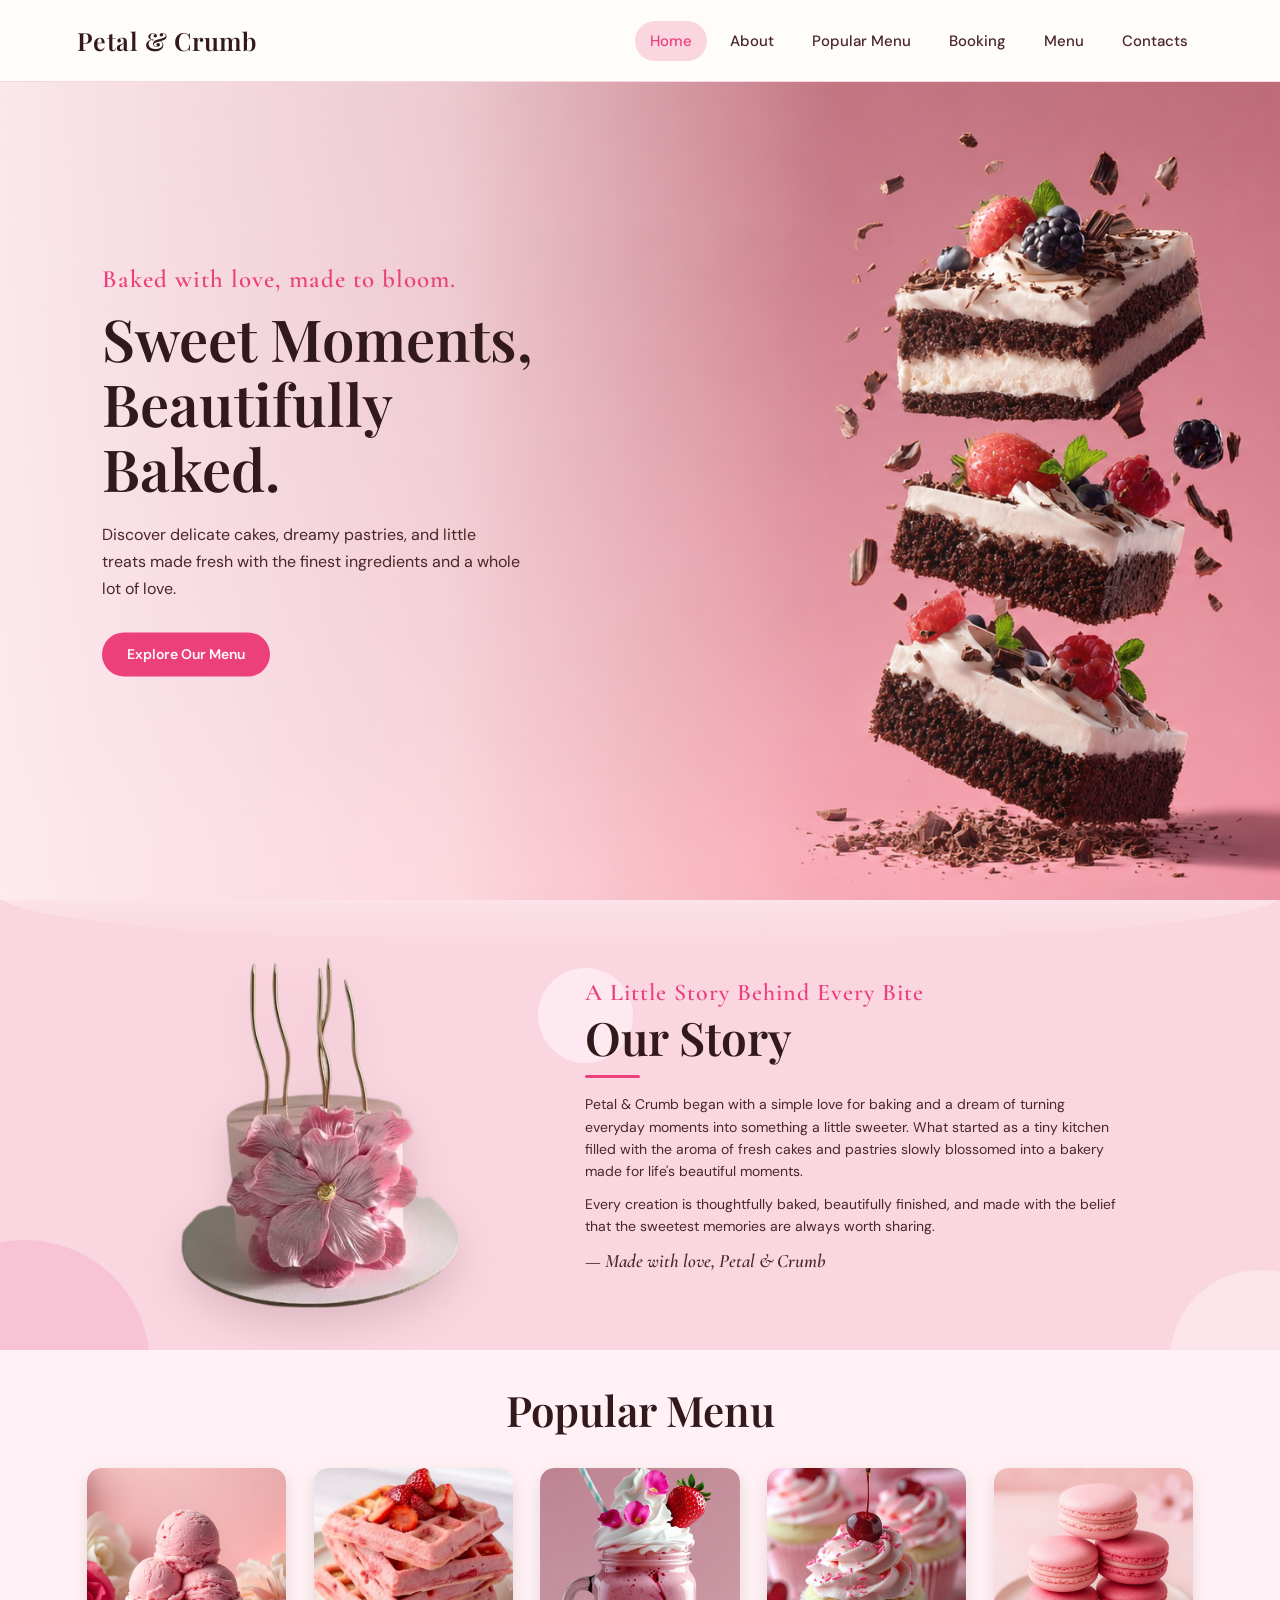
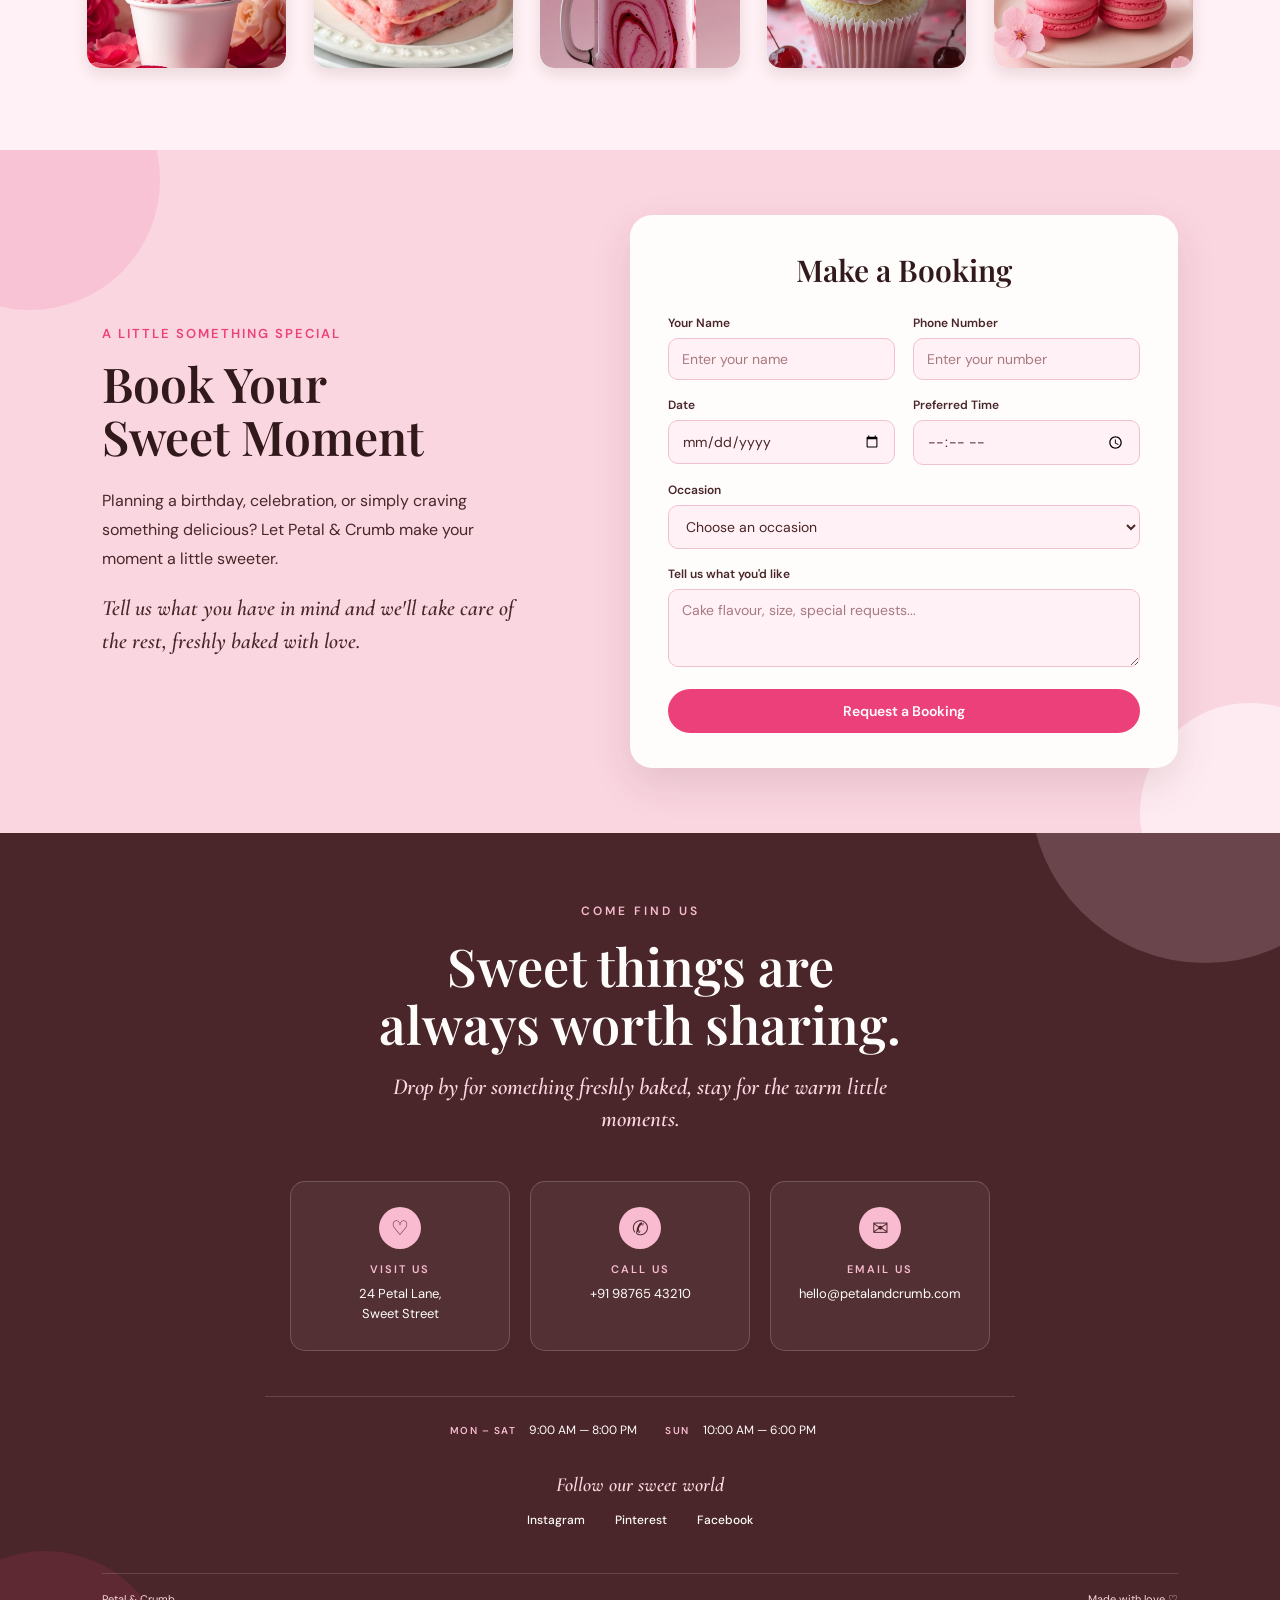
<file: index.html>
<!DOCTYPE html>
<html lang="en">

<head>
    <meta charset="UTF-8">
    <meta name="viewport" content="width=device-width, initial-scale=1.0">
    <title>Bakery</title>
    <link rel="stylesheet" href="bakery.css">
</head>

<body>
    <div id="navbar">
        <div id="icon">

            <a href="#">Petal & Crumb</a>
        </div>
        <div id="nav">

            <a href="#">Home</a>
            <a href="#">About</a>
            <a href="#">Popular Menu</a>
            <a href="#">Booking</a>
            <a href="#">Menu</a>
            <a href="#">Contacts</a>
        </div>
    </div>
    <div id="first-page">
        <div id="hero-content">
            <p class="hero-tagline">Baked with love, made to bloom.</p>

            <h1>Sweet Moments,<br>Beautifully Baked.</h1>

            <p class="hero-description">
                Discover delicate cakes, dreamy pastries, and little treats
                made fresh with the finest ingredients and a whole lot of love.
            </p>

            <a href="#" class="hero-button">Explore Our Menu</a>
        </div>
        <img id="main-photo" src="images/main.png" alt="Description">
    </div>

<div id="second-page">

    <!-- Decorative background elements -->
    <div class="about-circle circle-one"></div>
    <div class="about-circle circle-two"></div>

    <!-- Cake / Image -->
    <div id="about-image">
        <img
            id="sec-page"
            src="images/sec.png"
            alt="Petal & Crumb signature dessert"
        >
    </div>

    <!-- About Content -->
    <div id="about-content">

        <p class="about-tagline">
            A Little Story Behind Every Bite
        </p>

        <h2>
            Our Story
        </h2>

        <div class="story-line"></div>

        <p class="about-text">
            Petal & Crumb began with a simple love for baking and a dream
            of turning everyday moments into something a little sweeter.
            What started as a tiny kitchen filled with the aroma of fresh
            cakes and pastries slowly blossomed into a bakery made for
            life's beautiful moments.
        </p>

        <p class="about-text">
            Every creation is thoughtfully baked, beautifully finished,
            and made with the belief that the sweetest memories are
            always worth sharing.
        </p>

        <p class="story-signature">
            — Made with love, Petal & Crumb
        </p>

    </div>

</div>


<div id="third-page">

    <h2>Popular Menu</h2>

    <div class="menu-container">

        <div class="menu-item">
            <img src="images/m1.jpeg" alt="Strawberry Smoothie">
        </div>

        <div class="menu-item">
            <img src="images/m2.jpeg" alt="Cupcake">
        </div>

        <div class="menu-item">
            <img src="images/m3.jpeg" alt="Macaron">
        </div>

        <div class="menu-item">
            <img src="images/m4.jpeg" alt="Bakery Item">
        </div>

        <div class="menu-item">
            <img src="images/m5.jpeg" alt="Cake">
        </div>

    </div>

</div>

<div id="booking-page">

    <div class="booking-content">

        <div class="booking-text">

            <p class="booking-label">A LITTLE SOMETHING SPECIAL</p>

            <h2>Book Your<br>Sweet Moment</h2>

            <p class="booking-description">
                Planning a birthday, celebration, or simply craving
                something delicious? Let Petal & Crumb make your
                moment a little sweeter.
            </p>

            <p class="booking-note">
                Tell us what you have in mind and we'll take care
                of the rest, freshly baked with love.
            </p>

        </div>


        <div class="booking-form">

            <h3>Make a Booking</h3>

            <form>

                <div class="form-row">

                    <div class="form-group">

                        <label for="name">Your Name</label>

                        <input
                            type="text"
                            id="name"
                            placeholder="Enter your name"
                        >

                    </div>


                    <div class="form-group">

                        <label for="phone">Phone Number</label>

                        <input
                            type="tel"
                            id="phone"
                            placeholder="Enter your number"
                        >

                    </div>

                </div>


                <div class="form-row">

                    <div class="form-group">

                        <label for="date">Date</label>

                        <input
                            type="date"
                            id="date"
                        >

                    </div>


                    <div class="form-group">

                        <label for="time">Preferred Time</label>

                        <input
                            type="time"
                            id="time"
                        >

                    </div>

                </div>


                <div class="form-group">

                    <label for="occasion">Occasion</label>

                    <select id="occasion">

                        <option value="">Choose an occasion</option>

                        <option>Birthday</option>

                        <option>Anniversary</option>

                        <option>Wedding</option>

                        <option>Party</option>

                        <option>Just Because</option>

                        <option>Other</option>

                    </select>

                </div>


                <div class="form-group">

                    <label for="message">Tell us what you'd like</label>

                    <textarea
                        id="message"
                        rows="3"
                        placeholder="Cake flavour, size, special requests..."
                    ></textarea>

                </div>


                <button type="submit" id="booking-button">
                    Request a Booking
                </button>

            </form>

        </div>

    </div>

</div>



<div id="contact-page">

    <div class="contact-main">

        <p class="contact-small-title">
            COME FIND US
        </p>

        <h2>
            Sweet things are<br>
            always worth sharing.
        </h2>

        <p class="contact-description">
            Drop by for something freshly baked,
            stay for the warm little moments.
        </p>


        <!-- CONTACT DETAILS -->

        <div class="contact-details">


            <div class="contact-box">

                <div class="contact-icon">
                    ♡
                </div>

                <p class="contact-box-title">
                    VISIT US
                </p>

                <p class="contact-box-text">
                    24 Petal Lane,<br>
                    Sweet Street
                </p>

            </div>


            <div class="contact-box">

                <div class="contact-icon">
                    ✆
                </div>

                <p class="contact-box-title">
                    CALL US
                </p>

                <p class="contact-box-text">
                    +91 98765 43210
                </p>

            </div>


            <div class="contact-box">

                <div class="contact-icon">
                    ✉
                </div>

                <p class="contact-box-title">
                    EMAIL US
                </p>

                <p class="contact-box-text">
                    hello@petalandcrumb.com
                </p>

            </div>

        </div>



        <div class="contact-hours">

            <span>
                MON – SAT
            </span>

            <p>
                9:00 AM — 8:00 PM
            </p>

            <span>
                SUN
            </span>

            <p>
                10:00 AM — 6:00 PM
            </p>

        </div>



        <div class="contact-social">

            <p>
                Follow our sweet world
            </p>

            <div>

                <a href="#">Instagram</a>

                <a href="#">Pinterest</a>

                <a href="#">Facebook</a>

            </div>

        </div>

    </div>



    <div class="contact-footer">

        <span>
            Petal & Crumb
        </span>

        <span>
            Made with love ♡
        </span>

    </div>

</div>
</body>

</html>
</file>
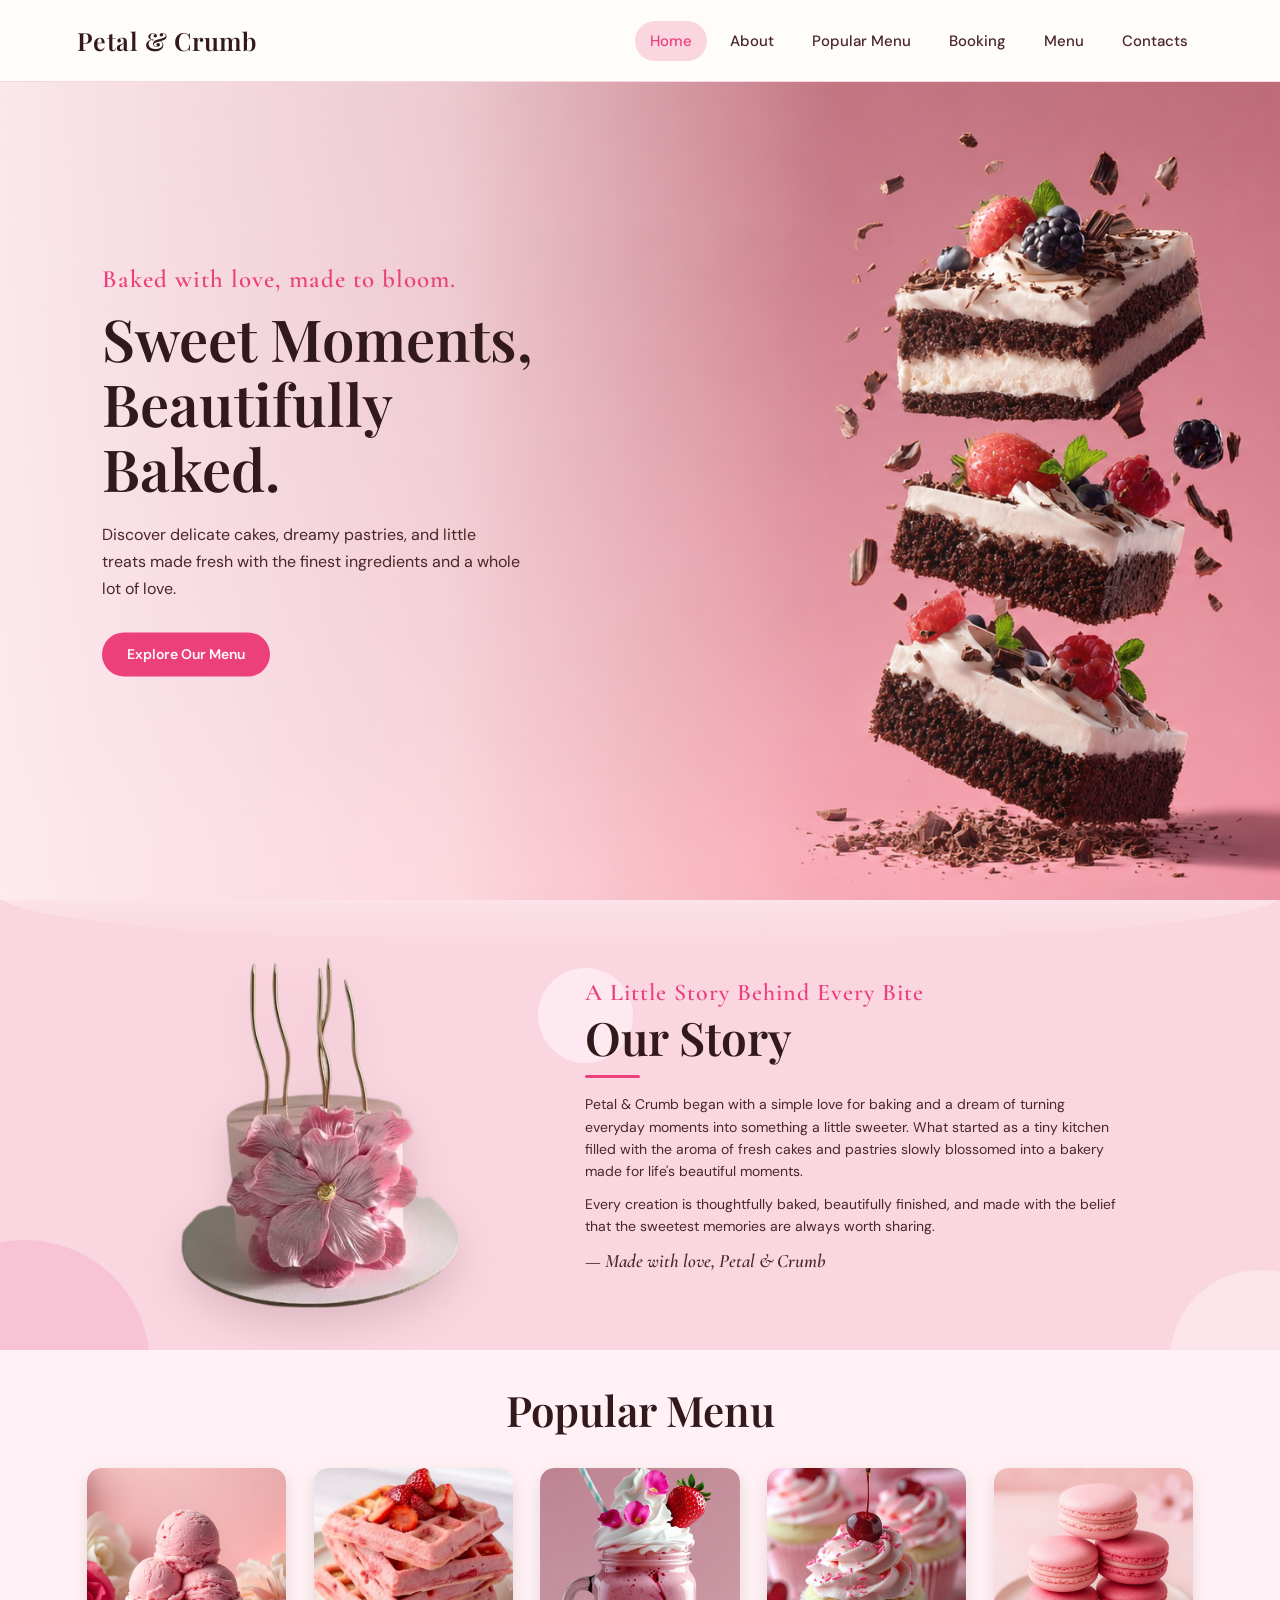
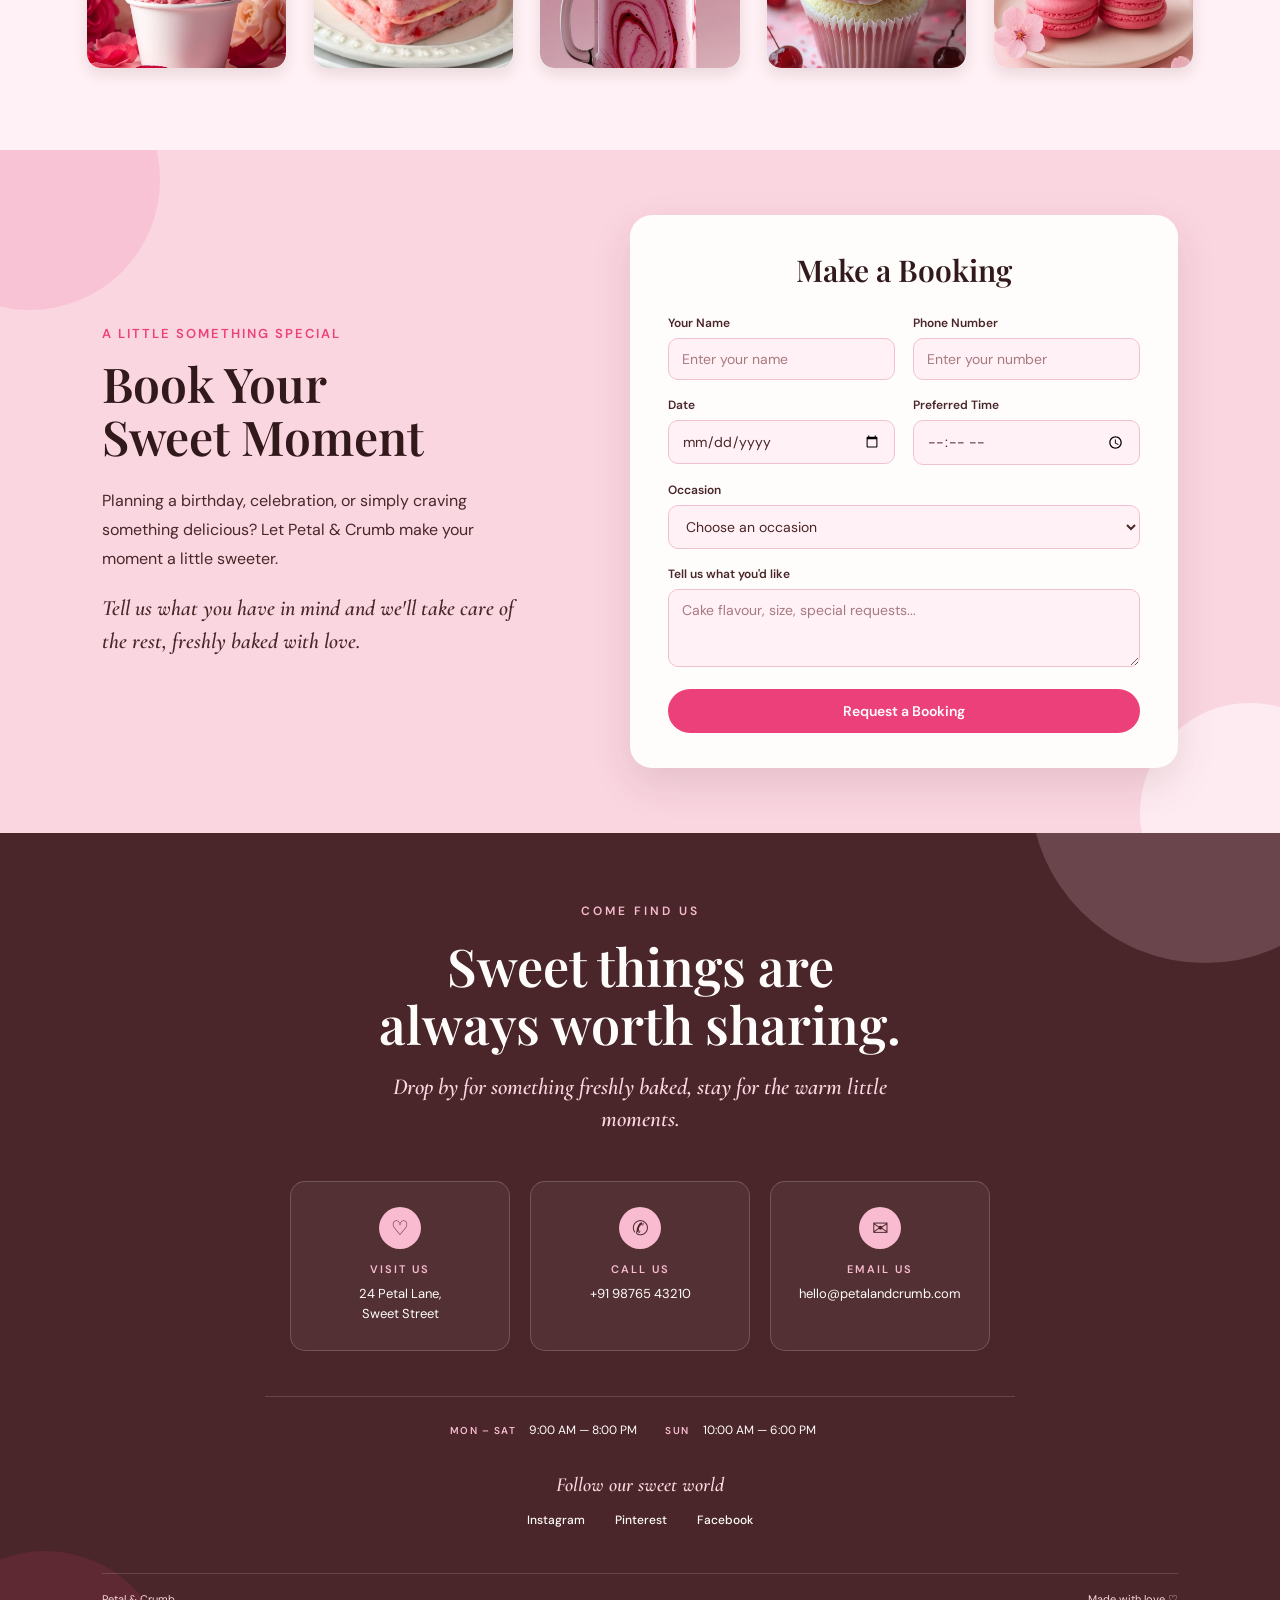
<file: bakery.html>
<!DOCTYPE html>
<html lang="en">

<head>
    <meta charset="UTF-8">
    <meta name="viewport" content="width=device-width, initial-scale=1.0">
    <title>Bakery</title>
    <link rel="stylesheet" href="bakery.css">
</head>

<body>
    <div id="navbar">
        <div id="icon">

            <a href="#">Petal & Crumb</a>
        </div>
        <div id="nav">

            <a href="#">Home</a>
            <a href="#">About</a>
            <a href="#">Popular Menu</a>
            <a href="#">Booking</a>
            <a href="#">Menu</a>
            <a href="#">Contacts</a>
        </div>
    </div>
    <div id="first-page">
        <div id="hero-content">
            <p class="hero-tagline">Baked with love, made to bloom.</p>

            <h1>Sweet Moments,<br>Beautifully Baked.</h1>

            <p class="hero-description">
                Discover delicate cakes, dreamy pastries, and little treats
                made fresh with the finest ingredients and a whole lot of love.
            </p>

            <a href="#" class="hero-button">Explore Our Menu</a>
        </div>
        <img id="main-photo" src="images/main.png" alt="Description">
    </div>

<div id="second-page">

    <!-- Decorative background elements -->
    <div class="about-circle circle-one"></div>
    <div class="about-circle circle-two"></div>

    <!-- Cake / Image -->
    <div id="about-image">
        <img
            id="sec-page"
            src="images/sec.png"
            alt="Petal & Crumb signature dessert"
        >
    </div>

    <!-- About Content -->
    <div id="about-content">

        <p class="about-tagline">
            A Little Story Behind Every Bite
        </p>

        <h2>
            Our Story
        </h2>

        <div class="story-line"></div>

        <p class="about-text">
            Petal & Crumb began with a simple love for baking and a dream
            of turning everyday moments into something a little sweeter.
            What started as a tiny kitchen filled with the aroma of fresh
            cakes and pastries slowly blossomed into a bakery made for
            life's beautiful moments.
        </p>

        <p class="about-text">
            Every creation is thoughtfully baked, beautifully finished,
            and made with the belief that the sweetest memories are
            always worth sharing.
        </p>

        <p class="story-signature">
            — Made with love, Petal & Crumb
        </p>

    </div>

</div>


<div id="third-page">

    <h2>Popular Menu</h2>

    <div class="menu-container">

        <div class="menu-item">
            <img src="images/m1.jpeg" alt="Strawberry Smoothie">
        </div>

        <div class="menu-item">
            <img src="images/m2.jpeg" alt="Cupcake">
        </div>

        <div class="menu-item">
            <img src="images/m3.jpeg" alt="Macaron">
        </div>

        <div class="menu-item">
            <img src="images/m4.jpeg" alt="Bakery Item">
        </div>

        <div class="menu-item">
            <img src="images/m5.jpeg" alt="Cake">
        </div>

    </div>

</div>

<div id="booking-page">

    <div class="booking-content">

        <div class="booking-text">

            <p class="booking-label">A LITTLE SOMETHING SPECIAL</p>

            <h2>Book Your<br>Sweet Moment</h2>

            <p class="booking-description">
                Planning a birthday, celebration, or simply craving
                something delicious? Let Petal & Crumb make your
                moment a little sweeter.
            </p>

            <p class="booking-note">
                Tell us what you have in mind and we'll take care
                of the rest, freshly baked with love.
            </p>

        </div>


        <div class="booking-form">

            <h3>Make a Booking</h3>

            <form>

                <div class="form-row">

                    <div class="form-group">

                        <label for="name">Your Name</label>

                        <input
                            type="text"
                            id="name"
                            placeholder="Enter your name"
                        >

                    </div>


                    <div class="form-group">

                        <label for="phone">Phone Number</label>

                        <input
                            type="tel"
                            id="phone"
                            placeholder="Enter your number"
                        >

                    </div>

                </div>


                <div class="form-row">

                    <div class="form-group">

                        <label for="date">Date</label>

                        <input
                            type="date"
                            id="date"
                        >

                    </div>


                    <div class="form-group">

                        <label for="time">Preferred Time</label>

                        <input
                            type="time"
                            id="time"
                        >

                    </div>

                </div>


                <div class="form-group">

                    <label for="occasion">Occasion</label>

                    <select id="occasion">

                        <option value="">Choose an occasion</option>

                        <option>Birthday</option>

                        <option>Anniversary</option>

                        <option>Wedding</option>

                        <option>Party</option>

                        <option>Just Because</option>

                        <option>Other</option>

                    </select>

                </div>


                <div class="form-group">

                    <label for="message">Tell us what you'd like</label>

                    <textarea
                        id="message"
                        rows="3"
                        placeholder="Cake flavour, size, special requests..."
                    ></textarea>

                </div>


                <button type="submit" id="booking-button">
                    Request a Booking
                </button>

            </form>

        </div>

    </div>

</div>



<div id="contact-page">

    <div class="contact-main">

        <p class="contact-small-title">
            COME FIND US
        </p>

        <h2>
            Sweet things are<br>
            always worth sharing.
        </h2>

        <p class="contact-description">
            Drop by for something freshly baked,
            stay for the warm little moments.
        </p>


        <!-- CONTACT DETAILS -->

        <div class="contact-details">


            <div class="contact-box">

                <div class="contact-icon">
                    ♡
                </div>

                <p class="contact-box-title">
                    VISIT US
                </p>

                <p class="contact-box-text">
                    24 Petal Lane,<br>
                    Sweet Street
                </p>

            </div>


            <div class="contact-box">

                <div class="contact-icon">
                    ✆
                </div>

                <p class="contact-box-title">
                    CALL US
                </p>

                <p class="contact-box-text">
                    +91 98765 43210
                </p>

            </div>


            <div class="contact-box">

                <div class="contact-icon">
                    ✉
                </div>

                <p class="contact-box-title">
                    EMAIL US
                </p>

                <p class="contact-box-text">
                    hello@petalandcrumb.com
                </p>

            </div>

        </div>



        <div class="contact-hours">

            <span>
                MON – SAT
            </span>

            <p>
                9:00 AM — 8:00 PM
            </p>

            <span>
                SUN
            </span>

            <p>
                10:00 AM — 6:00 PM
            </p>

        </div>



        <div class="contact-social">

            <p>
                Follow our sweet world
            </p>

            <div>

                <a href="#">Instagram</a>

                <a href="#">Pinterest</a>

                <a href="#">Facebook</a>

            </div>

        </div>

    </div>



    <div class="contact-footer">

        <span>
            Petal & Crumb
        </span>

        <span>
            Made with love ♡
        </span>

    </div>

</div>
</body>

</html>
</file>
<file: bakery.css>
@import url('https://fonts.googleapis.com/css2?family=Cormorant+Garamond:wght@600&family=DM+Sans:wght@400;500;600&family=Playfair+Display:wght@600&display=swap');


/* =========================
   GLOBAL
========================= */

* {
    margin: 0;
    padding: 0;
    box-sizing: border-box;
}

body {
    background-color: #FFF1F5;
    color: #4A2529;
    font-family: "DM Sans", sans-serif;
}


/* =========================
   NAVBAR
========================= */

#navbar {
    width: 100%;
    height: 82px;

    display: flex;
    align-items: center;
    justify-content: space-between;

    padding: 0 6%;

    background-color: #FFFDFB;

    border-bottom: 1px solid #FAD6E0;

    position: fixed;
    top: 0;
    left: 0;

    z-index: 1000;
}


/* =========================
   LOGO
========================= */

#icon {
    display: flex;
    align-items: center;
}

#icon a {
    text-decoration: none;

    font-family: "Playfair Display", serif;
    font-size: 25px;
    font-weight: 600;

    color: #32191C;

    letter-spacing: 0.5px;
}


/* =========================
   NAVIGATION
========================= */

#nav {
    display: flex;
    align-items: center;
    gap: 8px;

    font-family: "DM Sans", sans-serif;
    font-size: 15px;
    font-weight: 500;
}

#nav a {
    text-decoration: none;

    color: #4A2529;

    padding: 10px 15px;

    border-radius: 25px;

    transition: all 0.3s ease;
}


/* Hover effect */

#nav a:hover {
    color: #EC407A;
    background-color: #FAD6E0;
}


/* Active Home button */

#nav a:first-child {
    color: #EC407A;
    background-color: #FAD6E0;
}


/* =========================
   FIRST PAGE
========================= */

#first-page {
    width: 100%;
    min-height: 100vh;

    padding-top: 82px;

    background-color: #FFF1F5;

    display: flex;
    align-items: center;
    justify-content: center;

    overflow: hidden;
}


/* =========================
   MAIN IMAGE
========================= */

#main-photo {
    width: 100%;
    height: calc(100vh - 82px);

    object-fit: cover;
    object-position: center;

    display: block;
}


/* =========================
   TABLET
========================= */

@media (max-width: 900px) {

    #navbar {
        padding: 0 4%;
    }

    #icon a {
        font-size: 21px;
    }

    #nav {
        gap: 2px;
    }

    #nav a {
        padding: 8px 9px;
        font-size: 13px;
    }
}


/* =========================
   MOBILE
========================= */

@media (max-width: 650px) {

    #navbar {
        height: 50px;
    }

    #icon a {
        font-size: 18px;
    }

    #nav {
        gap: 0;
    }

    #nav a {
        padding: 7px 5px;
        font-size: 11px;
    }

    #first-page {
        padding-top: 70px;
    }

    #main-photo {
        height: calc(100vh - 70px);
    }
}

/* =========================
   HERO CONTENT
========================= */

#first-page {
    position: relative;
}


/* Soft overlay so the text is readable */

#first-page::after {
    content: "";
    position: absolute;
    inset: 82px 0 0 0;

    background: linear-gradient(
        to right,
        rgba(255, 241, 245, 0.92) 0%,
        rgba(255, 241, 245, 0.70) 35%,
        rgba(255, 241, 245, 0.10) 65%,
        rgba(255, 241, 245, 0) 100%
    );

    pointer-events: none;
}


/* Text container */

#hero-content {
    position: absolute;

    left: 8%;
    top: 50%;

    transform: translateY(-45%);

    width: 480px;

    z-index: 2;
}


/* Small tagline */

.hero-tagline {
    font-family: "Cormorant Garamond", serif;

    font-size: 25px;
    font-weight: 600;

    color: #EC407A;

    margin-bottom: 12px;

    letter-spacing: 1px;
}


/* Main heading */

#hero-content h1 {
    font-family: "Playfair Display", serif;

    font-size: 58px;
    line-height: 1.12;

    font-weight: 600;

    color: #32191C;

    margin-bottom: 20px;
}


/* Description */

.hero-description {
    font-family: "DM Sans", sans-serif;

    font-size: 16px;
    line-height: 1.7;

    font-weight: 400;

    color: #4A2529;

    width: 420px;

    margin-bottom: 30px;
}


/* Button */

.hero-button {
    display: inline-block;

    padding: 13px 25px;

    background-color: #EC407A;
    color: #FFFDFB;

    text-decoration: none;

    border-radius: 30px;

    font-family: "DM Sans", sans-serif;
    font-size: 14px;
    font-weight: 600;

    transition: all 0.3s ease;
}


.hero-button:hover {
    background-color: #4A2529;

    transform: translateY(-2px);

    box-shadow: 0 8px 20px rgba(74, 37, 41, 0.15);
}


/* =========================
   RESPONSIVE
========================= */

@media (max-width: 900px) {

    #hero-content {
        left: 6%;
        width: 420px;
    }

    #hero-content h1 {
        font-size: 48px;
    }

    .hero-description {
        width: 380px;
    }
}


@media (max-width: 650px) {

    #hero-content {
        left: 8%;
        width: 80%;
    }

    #hero-content h1 {
        font-size: 40px;
    }

    .hero-description {
        width: 100%;
        font-size: 14px;
    }

    .hero-tagline {
        font-size: 21px;
    }
}

/* =========================================
   SECOND PAGE — OUR STORY
========================================= */

#second-page {
    width: 100%;
    height: 50vh;
    min-height: 450px;

    position: relative;

    display: flex;
    align-items: center;

    padding: 35px 8%;

    background-color: #FAD6E0;

    overflow: hidden;
}


/* =========================================
   SOFT TRANSITION FROM HERO TO ABOUT
========================================= */

#second-page::before {
    content: "";

    position: absolute;

    top: -55px;
    left: 0;

    width: 100%;
    height: 100px;

    background: linear-gradient(
        to bottom,
        #FFF1F5 0%,
        #FAD6E0 100%
    );

    border-radius: 0 0 50% 50%;

    z-index: 1;
}


/* Soft cream highlight */

#second-page::after {
    content: "";

    position: absolute;

    width: 180px;
    height: 180px;

    background-color: #FFF1F5;

    border-radius: 50%;

    right: -70px;
    bottom: -100px;

    opacity: 0.55;

    z-index: 0;
}


/* =========================================
   DECORATIVE CIRCLES
========================================= */

.about-circle {
    position: absolute;

    border-radius: 50%;

    z-index: 0;

    pointer-events: none;
}


/* Large soft circle */

.circle-one {
    width: 250px;
    height: 250px;

    background-color: #F8BBD0;

    left: -100px;
    bottom: -140px;

    opacity: 0.65;
}


/* Small cream circle */

.circle-two {
    width: 95px;
    height: 95px;

    background-color: #FFF1F5;

    left: 42%;
    top: 15%;

    opacity: 0.7;
}


/* =========================================
   ABOUT IMAGE / CAKE
========================================= */

#about-image {
    width: 43%;
    height: 100%;

    display: flex;
    align-items: center;
    justify-content: center;

    position: relative;

    z-index: 3;
}


/* Cake itself */
#sec-page {
    width: 100%;

    max-width: 530px;
    max-height: 500px;

    height: auto;

    object-fit: contain;

    display: block;

    filter: drop-shadow(
        0 18px 20px rgba(74, 37, 41, 0.16)
    );

    transition: transform 0.4s ease;
}

/* Slight movement on hover */

#sec-page:hover {
    transform: translateY(-7px) rotate(-1deg);
}


/* =========================================
   ABOUT CONTENT
========================================= */

#about-content {
    width: 52%;

    position: relative;

    z-index: 3;

    padding-left: 20px;
}


/* =========================================
   SMALL TAGLINE
========================================= */

.about-tagline {
    margin-bottom: 5px;

    font-family: "Cormorant Garamond", serif;

    font-size: 24px;

    font-weight: 600;

    letter-spacing: 1px;

    color: #EC407A;
}


/* =========================================
   OUR STORY HEADING
========================================= */

#about-content h2 {
    margin: 0;

    font-family: "Playfair Display", serif;

    font-size: 46px;

    line-height: 1.1;

    font-weight: 600;

    color: #32191C;
}


/* =========================================
   SMALL DECORATIVE LINE
========================================= */

.story-line {
    width: 55px;
    height: 3px;

    margin: 13px 0 15px;

    background-color: #EC407A;

    border-radius: 10px;
}


/* =========================================
   STORY TEXT
========================================= */

.about-text {
    max-width: 570px;

    margin-bottom: 10px;

    font-family: "DM Sans", sans-serif;

    font-size: 14px;

    line-height: 1.6;

    font-weight: 400;

    color: #4A2529;
}


/* =========================================
   SIGNATURE
========================================= */

.story-signature {
    margin-top: 12px;

    font-family: "Cormorant Garamond", serif;

    font-size: 19px;

    font-weight: 600;

    font-style: italic;

    color: #4A2529;
}


/* =========================================
   TABLET
========================================= */

@media (max-width: 900px) {

    #second-page {
        padding: 35px 6%;
    }

    #about-image {
        width: 42%;
    }

    #sec-page {
        max-width: 300px;
    }

    #about-content {
        width: 55%;
        padding-left: 10px;
    }

    #about-content h2 {
        font-size: 40px;
    }

    .about-tagline {
        font-size: 21px;
    }

    .about-text {
        font-size: 13px;
    }
}


/* =========================================
   MOBILE
========================================= */

@media (max-width: 650px) {

    #second-page {
        height: auto;

        min-height: 700px;

        flex-direction: column;

        justify-content: center;

        padding: 70px 8% 45px;
    }


    #about-image {
        width: 100%;

        height: 270px;

        order: 1;

        margin-bottom: 10px;
    }


    #sec-page {
        max-width: 280px;

        max-height: 260px;
    }


    #about-content {
        width: 100%;

        padding-left: 0;

        order: 2;
    }


    #about-content h2 {
        font-size: 38px;
    }


    .about-tagline {
        font-size: 21px;
    }


    .about-text {
        max-width: 100%;

        font-size: 14px;
    }


    .circle-two {
        left: auto;

        right: 10%;

        top: 30%;
    }
}
/* =========================================
   THIRD PAGE — POPULAR MENU
========================================= */

#third-page {

    width: 100%;

    height: 42vh;
    min-height: 400px;

    background-color: #FFF1F5;

    padding: 32px 6% 35px;

    overflow: hidden;
}


/* =========================================
   HEADING
========================================= */

#third-page h2 {

    text-align: center;

    font-family: "Playfair Display", serif;

    font-size: 42px;

    font-weight: 600;

    color: #32191C;

    margin: 0 0 30px 0;
}


/* =========================================
   IMAGE CONTAINER
========================================= */

.menu-container {

    width: 100%;

    display: flex;

    justify-content: space-between;

    align-items: center;

    gap: 25px;

    padding: 0 10px;
}


/* =========================================
   INDIVIDUAL IMAGE CARD
========================================= */

.menu-item {

    width: 18%;

    height: 200px;

    flex-shrink: 0;

    overflow: hidden;

    border-radius: 14px;

    background-color: #FFFDFB;

    box-shadow:
        0 6px 15px rgba(74, 37, 41, 0.12);

    transition:
        transform 0.35s ease,
        box-shadow 0.35s ease;
}


/* =========================================
   IMAGE
========================================= */

.menu-item img {

    width: 100%;

    height: 100%;

    display: block;

    object-fit: cover;

    object-position: center;

    border-radius: 14px;

    transition:
        transform 0.4s ease;
}


/* =========================================
   HOVER
========================================= */

.menu-item:hover {

    transform: translateY(-8px);

    box-shadow:
        0 16px 28px rgba(50, 25, 28, 0.30);
}


.menu-item:hover img {

    transform: scale(1.05);
}


/* =========================================
   TABLET
========================================= */

@media (max-width: 1000px) {

    #third-page {

        height: 43vh;

        padding-left: 4%;
        padding-right: 4%;
    }


    #third-page h2 {

        font-size: 38px;

        margin-bottom: 25px;
    }


    .menu-container {

        gap: 18px;
    }


    .menu-item {

        height: 175px;
    }
}


/* =========================================
   MOBILE
========================================= */

@media (max-width: 650px) {

    #third-page {

        height: auto;

        min-height: 500px;

        padding: 35px 6%;
    }


    #third-page h2 {

        font-size: 34px;

        margin-bottom: 25px;
    }


    .menu-container {

        flex-wrap: wrap;

        justify-content: center;

        gap: 20px;
    }


    .menu-item {

        width: 42%;

        height: 200px;
    }
}

/* =========================================
   BOOKING SECTION
========================================= */

#booking-page {

    width: 100%;

    min-height: 65vh;

    background-color: #FAD6E0;

    padding: 65px 8%;

    display: flex;

    align-items: center;

    position: relative;

    overflow: hidden;
}


/* =========================================
   DECORATIVE CIRCLES
========================================= */

#booking-page::before {

    content: "";

    position: absolute;

    width: 260px;
    height: 260px;

    border-radius: 50%;

    background-color: #F8BBD0;

    left: -100px;
    top: -100px;

    opacity: 0.7;
}


#booking-page::after {

    content: "";

    position: absolute;

    width: 220px;
    height: 220px;

    border-radius: 50%;

    background-color: #FFF1F5;

    right: -80px;
    bottom: -90px;

    opacity: 0.8;
}


/* =========================================
   MAIN CONTENT
========================================= */

.booking-content {

    width: 100%;

    max-width: 1200px;

    margin: auto;

    display: grid;

    grid-template-columns: 0.9fr 1.1fr;

    gap: 80px;

    align-items: center;

    position: relative;

    z-index: 2;
}


/* =========================================
   LEFT SIDE
========================================= */

.booking-text {

    padding-right: 20px;
}


.booking-label {

    font-family: "DM Sans", sans-serif;

    font-size: 13px;

    font-weight: 600;

    letter-spacing: 2px;

    color: #EC407A;

    margin-bottom: 15px;

    text-transform: uppercase;
}


.booking-text h2 {

    font-family: "Playfair Display", serif;

    font-size: 48px;

    line-height: 1.1;

    font-weight: 600;

    color: #32191C;

    margin: 0 0 25px;
}


.booking-description {

    font-family: "DM Sans", sans-serif;

    font-size: 16px;

    line-height: 1.8;

    color: #4A2529;

    max-width: 480px;

    margin-bottom: 18px;
}


.booking-note {

    font-family: "Cormorant Garamond", serif;

    font-size: 22px;

    line-height: 1.5;

    font-weight: 600;

    font-style: italic;

    color: #4A2529;

    max-width: 450px;
}


/* =========================================
   BOOKING FORM CARD
========================================= */

.booking-form {

    background-color: #FFFDFB;

    padding: 35px 38px;

    border-radius: 22px;

    box-shadow:
        0 15px 40px rgba(74, 37, 41, 0.12);
}


.booking-form h3 {

    font-family: "Playfair Display", serif;

    font-size: 30px;

    font-weight: 600;

    color: #32191C;

    margin: 0 0 25px;

    text-align: center;
}


/* =========================================
   FORM ROW
========================================= */

.form-row {

    display: grid;

    grid-template-columns: 1fr 1fr;

    gap: 18px;
}


/* =========================================
   FORM GROUP
========================================= */

.form-group {

    display: flex;

    flex-direction: column;

    margin-bottom: 17px;
}


.form-group label {

    font-family: "DM Sans", sans-serif;

    font-size: 12px;

    font-weight: 600;

    color: #4A2529;

    margin-bottom: 7px;
}


/* =========================================
   INPUTS
========================================= */

.form-group input,
.form-group select,
.form-group textarea {

    width: 100%;

    box-sizing: border-box;

    border: 1px solid #F0C2CF;

    border-radius: 10px;

    background-color: #FFF1F5;

    padding: 11px 13px;

    font-family: "DM Sans", sans-serif;

    font-size: 14px;

    color: #4A2529;

    outline: none;

    transition:
        border-color 0.3s ease,
        box-shadow 0.3s ease;
}


/* =========================================
   TEXTAREA
========================================= */

.form-group textarea {

    resize: vertical;

    min-height: 75px;
}


/* =========================================
   PLACEHOLDER
========================================= */

.form-group input::placeholder,
.form-group textarea::placeholder {

    color: #A77A82;
}


/* =========================================
   INPUT FOCUS
========================================= */

.form-group input:focus,
.form-group select:focus,
.form-group textarea:focus {

    border-color: #EC407A;

    box-shadow:
        0 0 0 3px rgba(236, 64, 122, 0.10);

    background-color: #FFFDFB;
}


/* =========================================
   BOOKING BUTTON
========================================= */

#booking-button {

    width: 100%;

    border: none;

    border-radius: 30px;

    padding: 13px 20px;

    margin-top: 5px;

    background-color: #EC407A;

    color: #FFFDFB;

    font-family: "DM Sans", sans-serif;

    font-size: 14px;

    font-weight: 600;

    cursor: pointer;

    transition:
        background-color 0.3s ease,
        transform 0.3s ease,
        box-shadow 0.3s ease;
}


#booking-button:hover {

    background-color: #4A2529;

    transform: translateY(-2px);

    box-shadow:
        0 8px 18px rgba(50, 25, 28, 0.20);
}


/* =========================================
   TABLET
========================================= */

@media (max-width: 900px) {

    #booking-page {

        padding: 55px 6%;
    }


    .booking-content {

        grid-template-columns: 1fr;

        gap: 35px;
    }


    .booking-text {

        text-align: center;

        padding: 0;
    }


    .booking-description,
    .booking-note {

        margin-left: auto;

        margin-right: auto;
    }


    .booking-text h2 {

        font-size: 42px;
    }
}


/* =========================================
   MOBILE
========================================= */

@media (max-width: 600px) {

    #booking-page {

        padding: 45px 6%;
    }


    .booking-text h2 {

        font-size: 38px;
    }


    .booking-description {

        font-size: 15px;
    }


    .booking-form {

        padding: 28px 22px;

        border-radius: 18px;
    }


    .booking-form h3 {

        font-size: 27px;
    }


    .form-row {

        grid-template-columns: 1fr;

        gap: 0;
    }
}

/* =========================================
   CONTACT SECTION
========================================= */

#contact-page {

    width: 100%;

    min-height: 62vh;

    background-color: #4A2529;

    color: #FFFDFB;

    padding: 70px 8% 25px;

    position: relative;

    overflow: hidden;

    box-sizing: border-box;
}


/* =========================================
   DECORATIVE PETAL
========================================= */

#contact-page::before {

    content: "";

    position: absolute;

    width: 350px;
    height: 350px;

    border-radius: 50%;

    background-color: #FAD6E0;

    top: -220px;

    right: -100px;

    opacity: 0.18;
}


#contact-page::after {

    content: "";

    position: absolute;

    width: 250px;
    height: 250px;

    border-radius: 50%;

    background-color: #EC407A;

    bottom: -170px;

    left: -80px;

    opacity: 0.12;
}


/* =========================================
   MAIN CONTENT
========================================= */

.contact-main {

    max-width: 1100px;

    margin: auto;

    text-align: center;

    position: relative;

    z-index: 2;
}


/* =========================================
   SMALL TITLE
========================================= */

.contact-small-title {

    font-family: "DM Sans", sans-serif;

    font-size: 12px;

    font-weight: 600;

    letter-spacing: 3px;

    color: #F8BBD0;

    margin: 0 0 18px;
}


/* =========================================
   MAIN HEADING
========================================= */

.contact-main h2 {

    font-family: "Playfair Display", serif;

    font-size: 52px;

    line-height: 1.12;

    font-weight: 600;

    color: #FFFDFB;

    margin: 0 0 18px;
}


/* =========================================
   DESCRIPTION
========================================= */

.contact-description {

    font-family: "Cormorant Garamond", serif;

    font-size: 23px;

    font-weight: 600;

    font-style: italic;

    color: #FAD6E0;

    margin: 0 auto 45px;

    max-width: 500px;

    line-height: 1.4;
}


/* =========================================
   CONTACT BOXES
========================================= */

.contact-details {

    display: flex;

    justify-content: center;

    gap: 20px;

    margin-bottom: 45px;
}


.contact-box {

    width: 220px;

    min-height: 145px;

    padding: 25px 20px;

    box-sizing: border-box;

    border: 1px solid rgba(255, 253, 251, 0.18);

    border-radius: 15px;

    background-color: rgba(255, 253, 251, 0.05);

    transition:
        transform 0.3s ease,
        background-color 0.3s ease,
        border-color 0.3s ease;
}


.contact-box:hover {

    transform: translateY(-7px);

    background-color: rgba(255, 253, 251, 0.10);

    border-color: #F8BBD0;
}


/* =========================================
   ICON
========================================= */

.contact-icon {

    width: 42px;

    height: 42px;

    margin: 0 auto 13px;

    border-radius: 50%;

    background-color: #F8BBD0;

    color: #4A2529;

    display: flex;

    align-items: center;

    justify-content: center;

    font-size: 20px;
}


/* =========================================
   BOX TITLE
========================================= */

.contact-box-title {

    font-family: "DM Sans", sans-serif;

    font-size: 11px;

    font-weight: 600;

    letter-spacing: 2px;

    color: #F8BBD0;

    margin: 0 0 8px;
}


/* =========================================
   BOX TEXT
========================================= */

.contact-box-text {

    font-family: "DM Sans", sans-serif;

    font-size: 13px;

    line-height: 1.6;

    color: #FFFDFB;

    margin: 0;
}


/* =========================================
   OPENING HOURS
========================================= */

.contact-hours {

    display: flex;

    justify-content: center;

    align-items: center;

    gap: 13px;

    flex-wrap: wrap;

    padding-top: 25px;

    border-top: 1px solid rgba(255, 253, 251, 0.15);

    max-width: 750px;

    margin: auto;
}


.contact-hours span {

    font-family: "DM Sans", sans-serif;

    font-size: 10px;

    font-weight: 600;

    letter-spacing: 1.5px;

    color: #F8BBD0;
}


.contact-hours p {

    font-family: "DM Sans", sans-serif;

    font-size: 12px;

    color: #FFFDFB;

    margin: 0 15px 0 0;
}


/* =========================================
   SOCIALS
========================================= */

.contact-social {

    margin-top: 35px;
}


.contact-social > p {

    font-family: "Cormorant Garamond", serif;

    font-size: 20px;

    font-weight: 600;

    font-style: italic;

    color: #FAD6E0;

    margin: 0 0 15px;
}


.contact-social div {

    display: flex;

    justify-content: center;

    gap: 30px;
}


.contact-social a {

    font-family: "DM Sans", sans-serif;

    font-size: 12px;

    font-weight: 500;

    color: #FFFDFB;

    text-decoration: none;

    transition: color 0.3s ease;
}


.contact-social a:hover {

    color: #EC407A;
}


/* =========================================
   FOOTER
========================================= */

.contact-footer {

    max-width: 1100px;

    margin: 45px auto 0;

    padding-top: 18px;

    border-top: 1px solid rgba(255, 253, 251, 0.15);

    display: flex;

    justify-content: space-between;

    position: relative;

    z-index: 2;
}


.contact-footer span {

    font-family: "DM Sans", sans-serif;

    font-size: 11px;

    color: #FAD6E0;
}


/* =========================================
   TABLET
========================================= */

@media (max-width: 900px) {

    #contact-page {

        padding: 60px 6% 25px;
    }


    .contact-main h2 {

        font-size: 45px;
    }


    .contact-details {

        gap: 12px;
    }


    .contact-box {

        width: 200px;
    }
}


/* =========================================
   MOBILE
========================================= */

@media (max-width: 650px) {

    #contact-page {

        padding: 50px 6% 20px;
    }


    .contact-main h2 {

        font-size: 38px;
    }


    .contact-description {

        font-size: 21px;

        margin-bottom: 35px;
    }


    .contact-details {

        flex-direction: column;

        align-items: center;

        gap: 15px;

        margin-bottom: 35px;
    }


    .contact-box {

        width: 100%;

        max-width: 300px;

        min-height: 125px;
    }


    .contact-hours {

        gap: 8px;

        line-height: 1.5;
    }


    .contact-hours p {

        margin-right: 8px;
    }


    .contact-social div {

        gap: 18px;
    }


    .contact-footer {

        margin-top: 35px;

        flex-direction: column;

        align-items: center;

        gap: 8px;
    }
}
</file>
